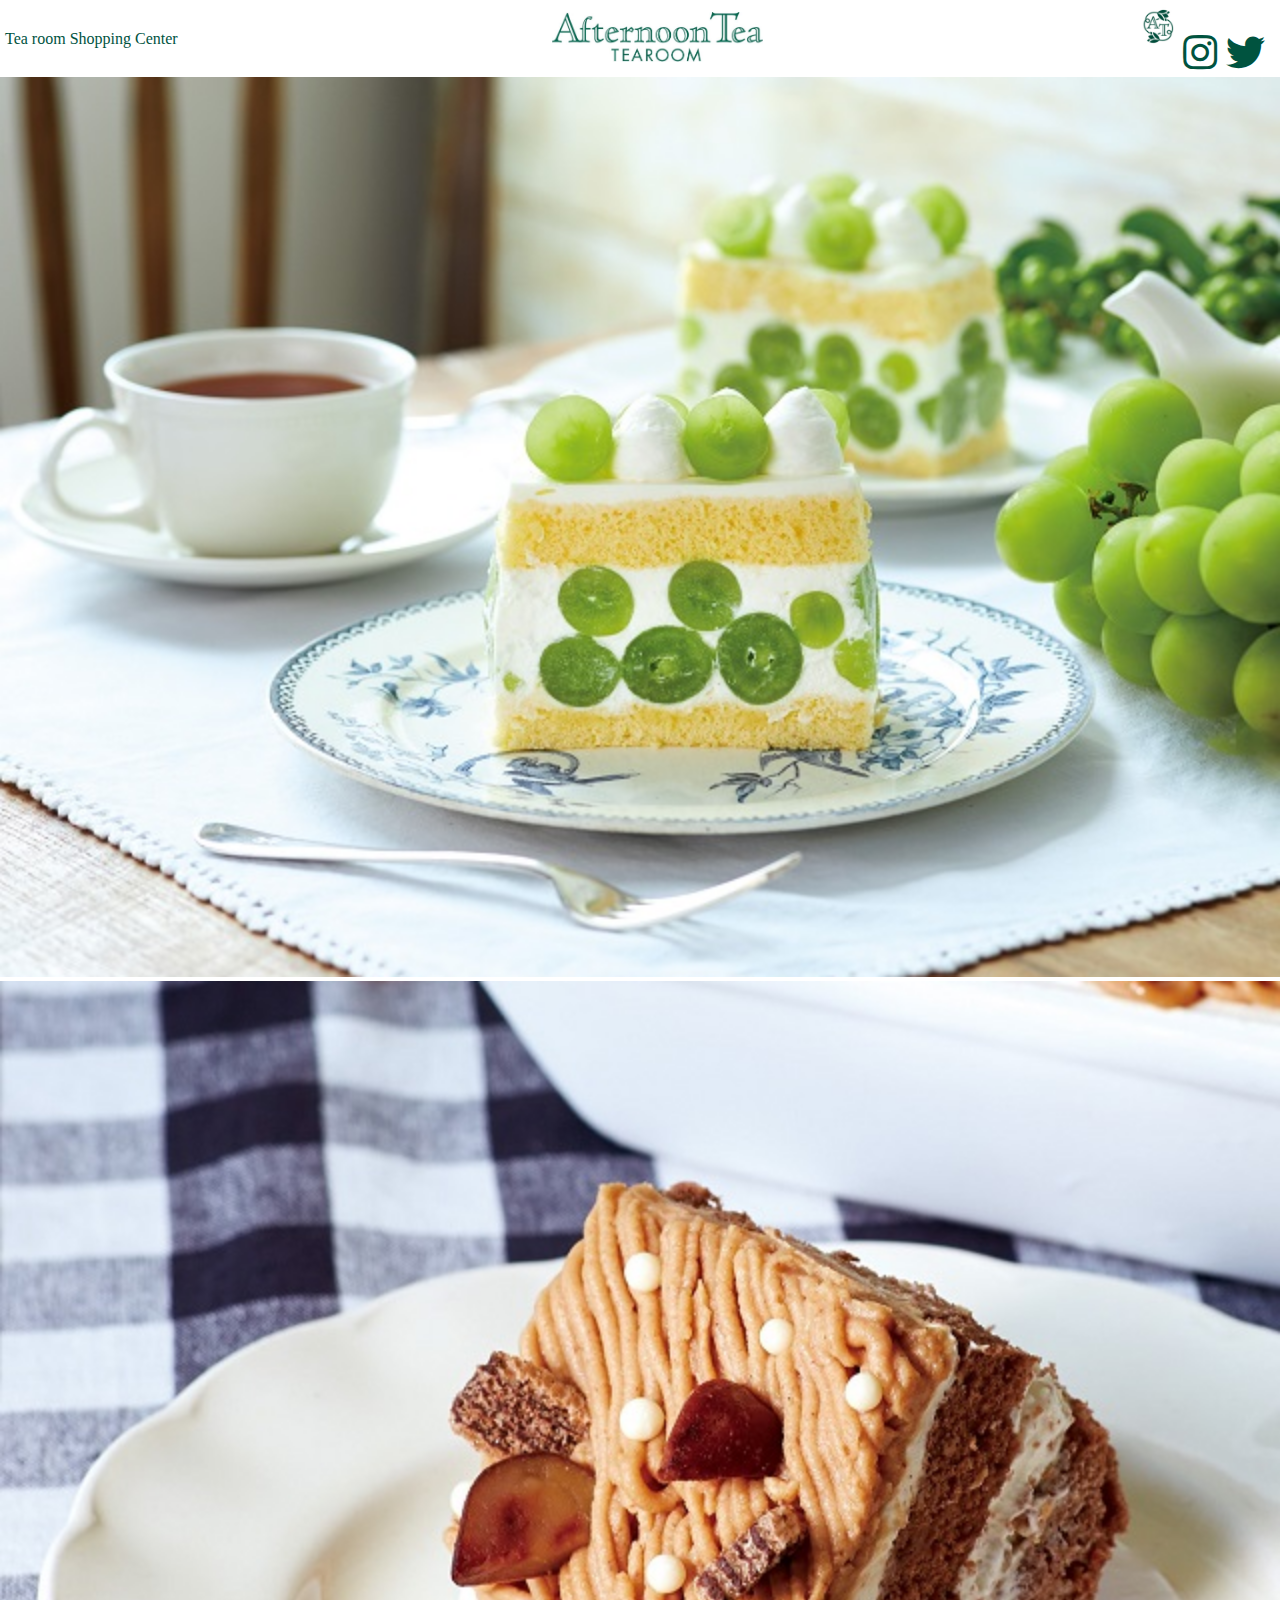
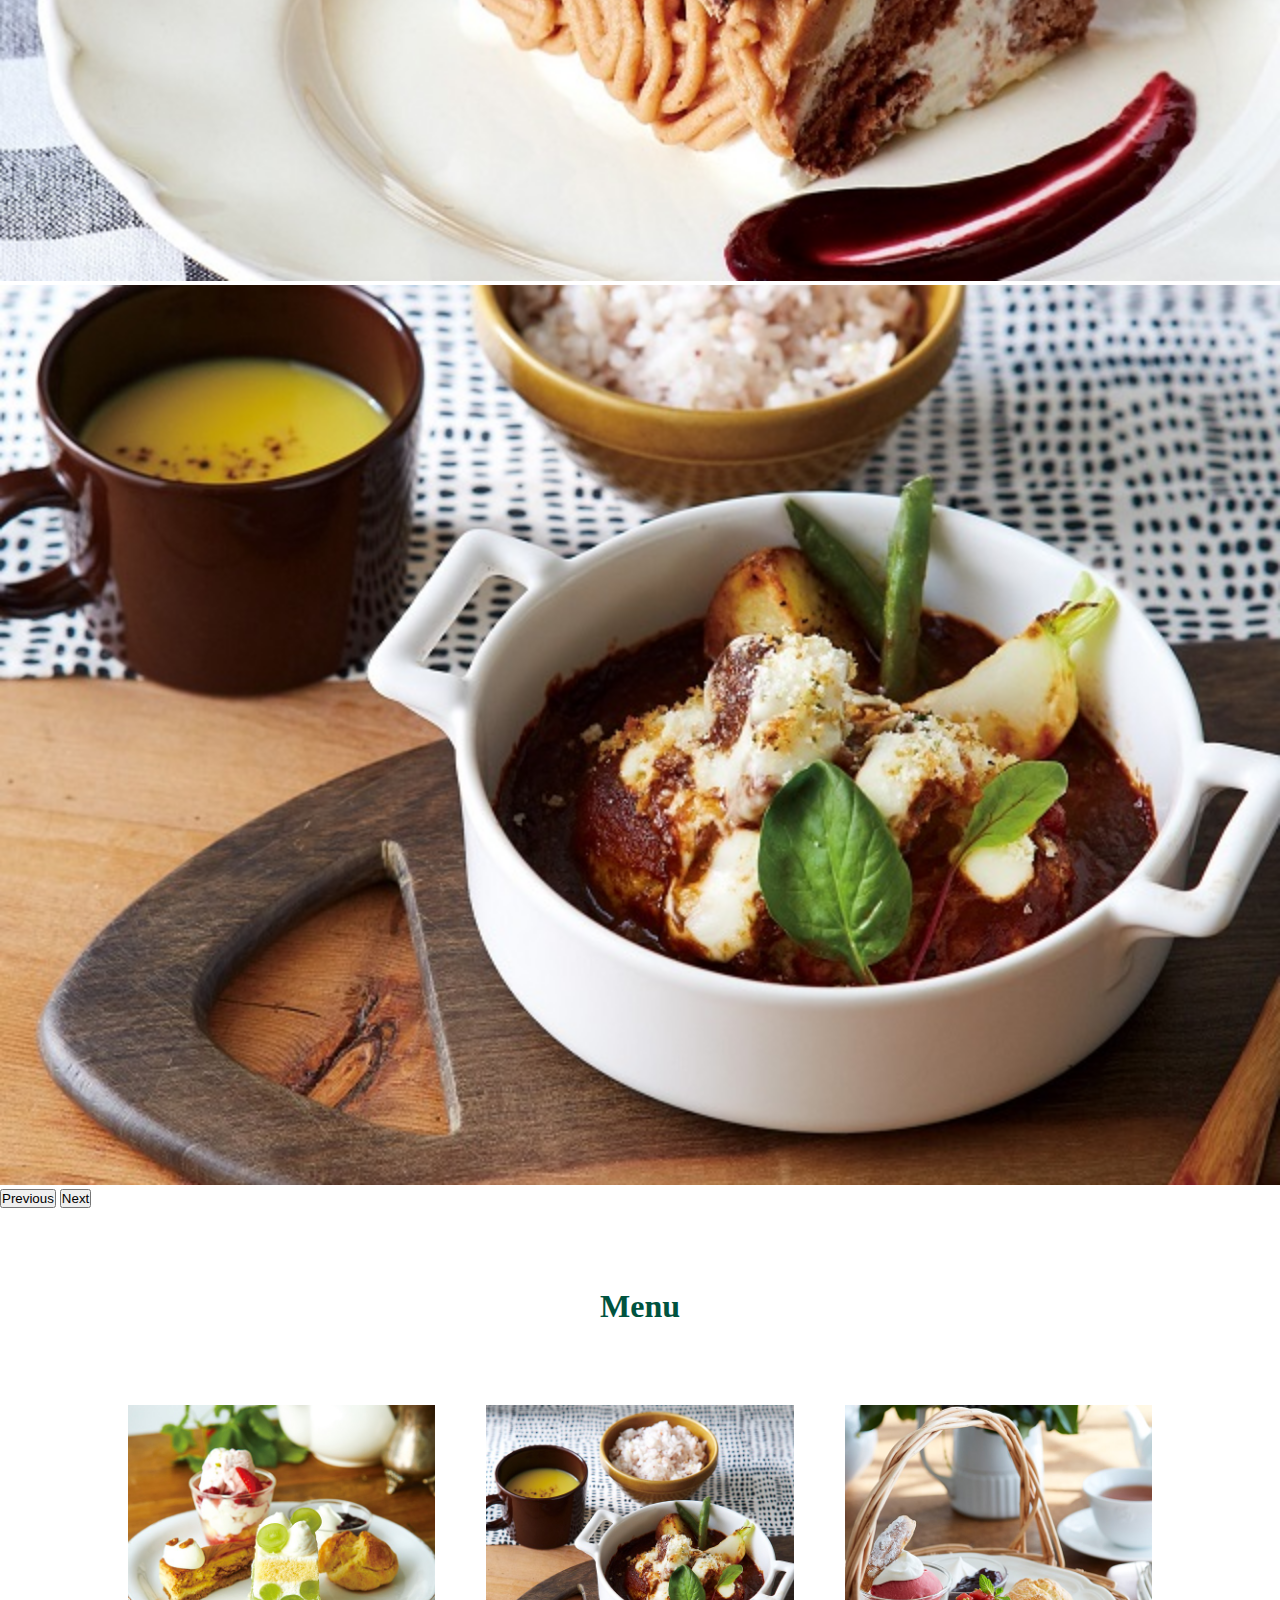
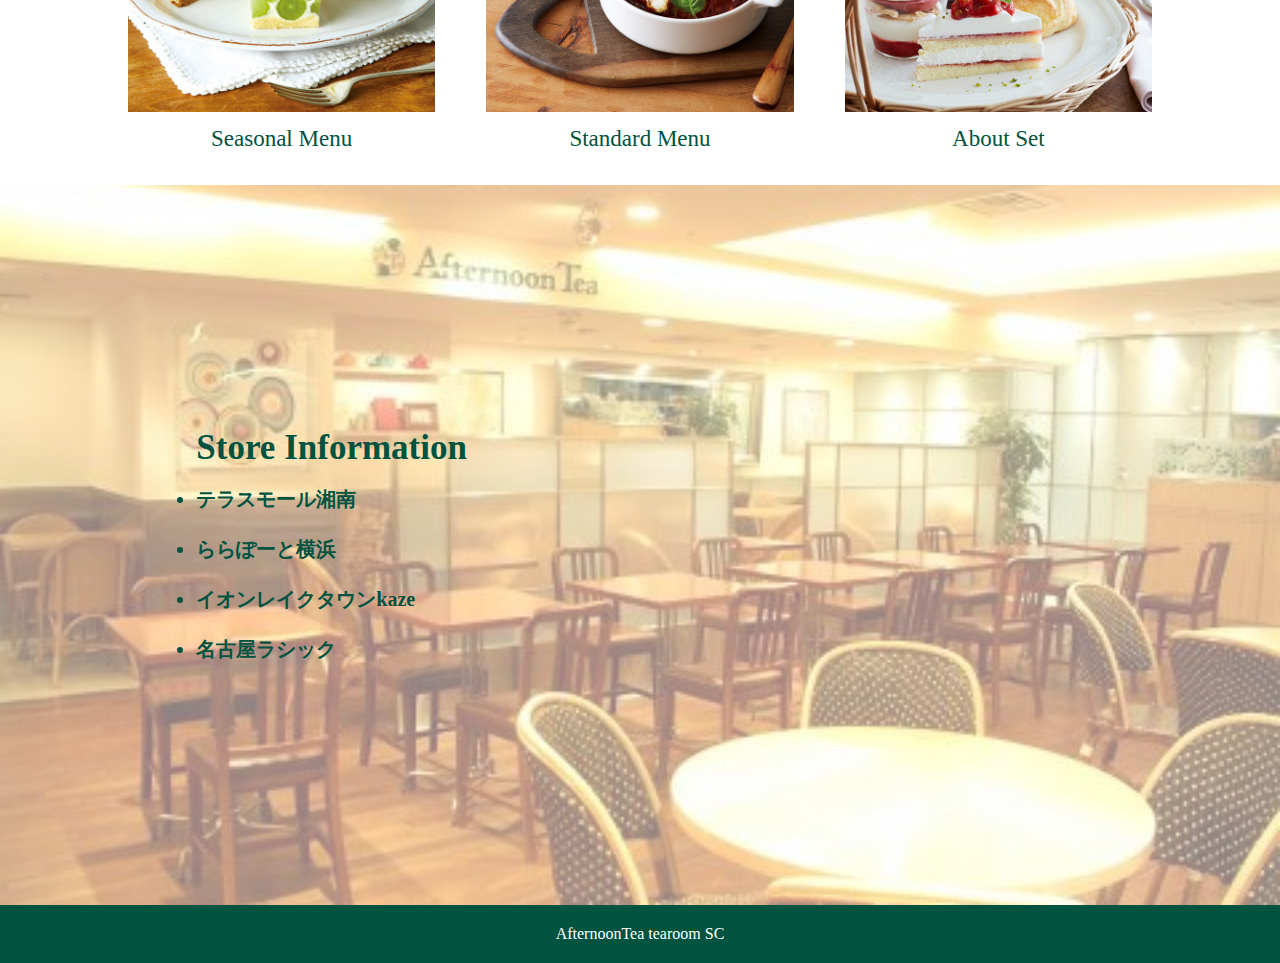
<file: index.html>
<!DOCTYPE html>
<html lang="en">
<head>
    <meta charset="UTF-8">
    <meta name="viewport" content="width=device-width, initial-scale=1.0">
    <title>Afternoon Tea Tearoom SC</title>
    <link rel="stylesheet" href="./asssets/style.css">
    <link href="https://cdn.jsdelivr.net/npm/bootstrap@5.3.0/dist/css/bootstrap.min.css" rel="stylesheet" integrity="sha384-9ndCyUaIbzAi2FUVXJi0CjmCapSmO7SnpJef0486qhLnuZ2cdeRhO02iuK6FUUVM" crossorigin="anonymous">
    <link href="https://use.fontawesome.com/releases/v5.6.1/css/all.css" rel="stylesheet">
    <link rel="icon" href="./asssets/img/favicon.ico" id="favicon">
    <link rel="apple-touch-icon" sizes="180x180" href="./asssets/img/apple-touch-icon-120x120.png">
</head>
<body>

    <script src="https://cdn.jsdelivr.net/npm/bootstrap@5.3.0/dist/js/bootstrap.bundle.min.js" integrity="sha384-geWF76RCwLtnZ8qwWowPQNguL3RmwHVBC9FhGdlKrxdiJJigb/j/68SIy3Te4Bkz" crossorigin="anonymous"></script>
    <header>
        <div class="header-left">
           <div class="menubar">
            

           </div>
           <span>Tea room Shopping Center</span>

        </div>
        <div class="header-center">
          <img src="./asssets/img/logo.jpeg" alt="">
        </div>
        <div class="header-right">
          <a href="https://www.afternoon-tea.net/"><img src="./asssets/img/AT logo.jpeg"  class="AT-logo"></a>
          <a href="https://www.instagram.com/afternoontea_official/" class="Instagram"><i class="fab fa-instagram fa-3x"></i></a>
          <a href="https://twitter.com/AfternoonTea_LT" class="Twitter"><i class="fab fa-twitter fa-3x"></i></a>
        </div>
    </header>
      
    <div id="carouselExample" class="carousel slide">
        <div class="carousel-inner">
          <div class="carousel-item active">
            <img src="./asssets/img/アフター限定　秋.jpeg" class="d-block w-100" alt="...">
          </div>
          <div class="carousel-item">
            <img src="./asssets/img/maronn.jpeg" class="d-block w-100" alt="...">
          </div>
          <div class="carousel-item">
            <img src="./asssets/img/food.jpeg" class="d-block w-100" alt="...">
          </div>
        </div>
        <button class="carousel-control-prev" type="button" data-bs-target="#carouselExample" data-bs-slide="prev">
          <span class="carousel-control-prev-icon" aria-hidden="true"></span>
          <span class="visually-hidden">Previous</span>
        </button>
        <button class="carousel-control-next" type="button" data-bs-target="#carouselExample" data-bs-slide="next">
          <span class="carousel-control-next-icon" aria-hidden="true"></span>
          <span class="visually-hidden">Next</span>
        </button>
    </div>
        <section class="recs-wrap">
            <h1 class="title">Menu</h1>
            <div class="recs">
                <div class="rec">
                   <a href="./menu.html#seasonal"><img class="rec-img" src="./asssets/img/seasonal.jpeg" alt="" ></a>
                   <div class="rec-bottom">
                   <a href="./menu.html#seasonal"><p>Seasonal Menu</p></a>
                   </div>
                  
                </div>
                <div class="rec">
                    <a href="./menu.html#standard"><img class="rec-img" src="./asssets/img/food.jpeg" alt=""></a>
                    <div class="rec-bottom">
                     <a href="./menu.html#standard"><p>Standard Menu</p></a>
                    </div>
                </div>
                <div class="rec">
                   <a href="./menu.html#set"><img class="rec-img" src="./asssets/img/セット.jpeg" alt=""></a>
                   <div class="rec-bottom">
                     <a href="./menu.html#set"><p>About Set</p></a>
                   </div>
                </div>
            </div>    
        </section>
      <main class="main">
        <div class="store">
          <div class="店舗情報">
            <div class="inf">
               <h3>Store Information</h3><br>
               
                <ul>
                   <li>テラスモール湘南</li><br>
                   <li>ららぽーと横浜</li><br>
                   <li>イオンレイクタウンkaze</li><br>
                   <li>名古屋ラシック</li>
                </ul>
            </div>
   
            <div class="inf2">
               <div class="video">
                 <iframe width="480" height="270" src="https://www.youtube.com/embed/ZTtqKowAqvU?si=CA6a-zq1x6gCIS9f" title="YouTube video player" frameborder="0" allow="accelerometer; autoplay; clipboard-write; encrypted-media; gyroscope; picture-in-picture; web-share" allowfullscreen></iframe>
               </div>
             </div>
           </div>
        </div>
        
      </main>
  
      <footer>
        <p>AfternoonTea tearoom SC</p>
      </footer>
    
</body>
</html>
</file>
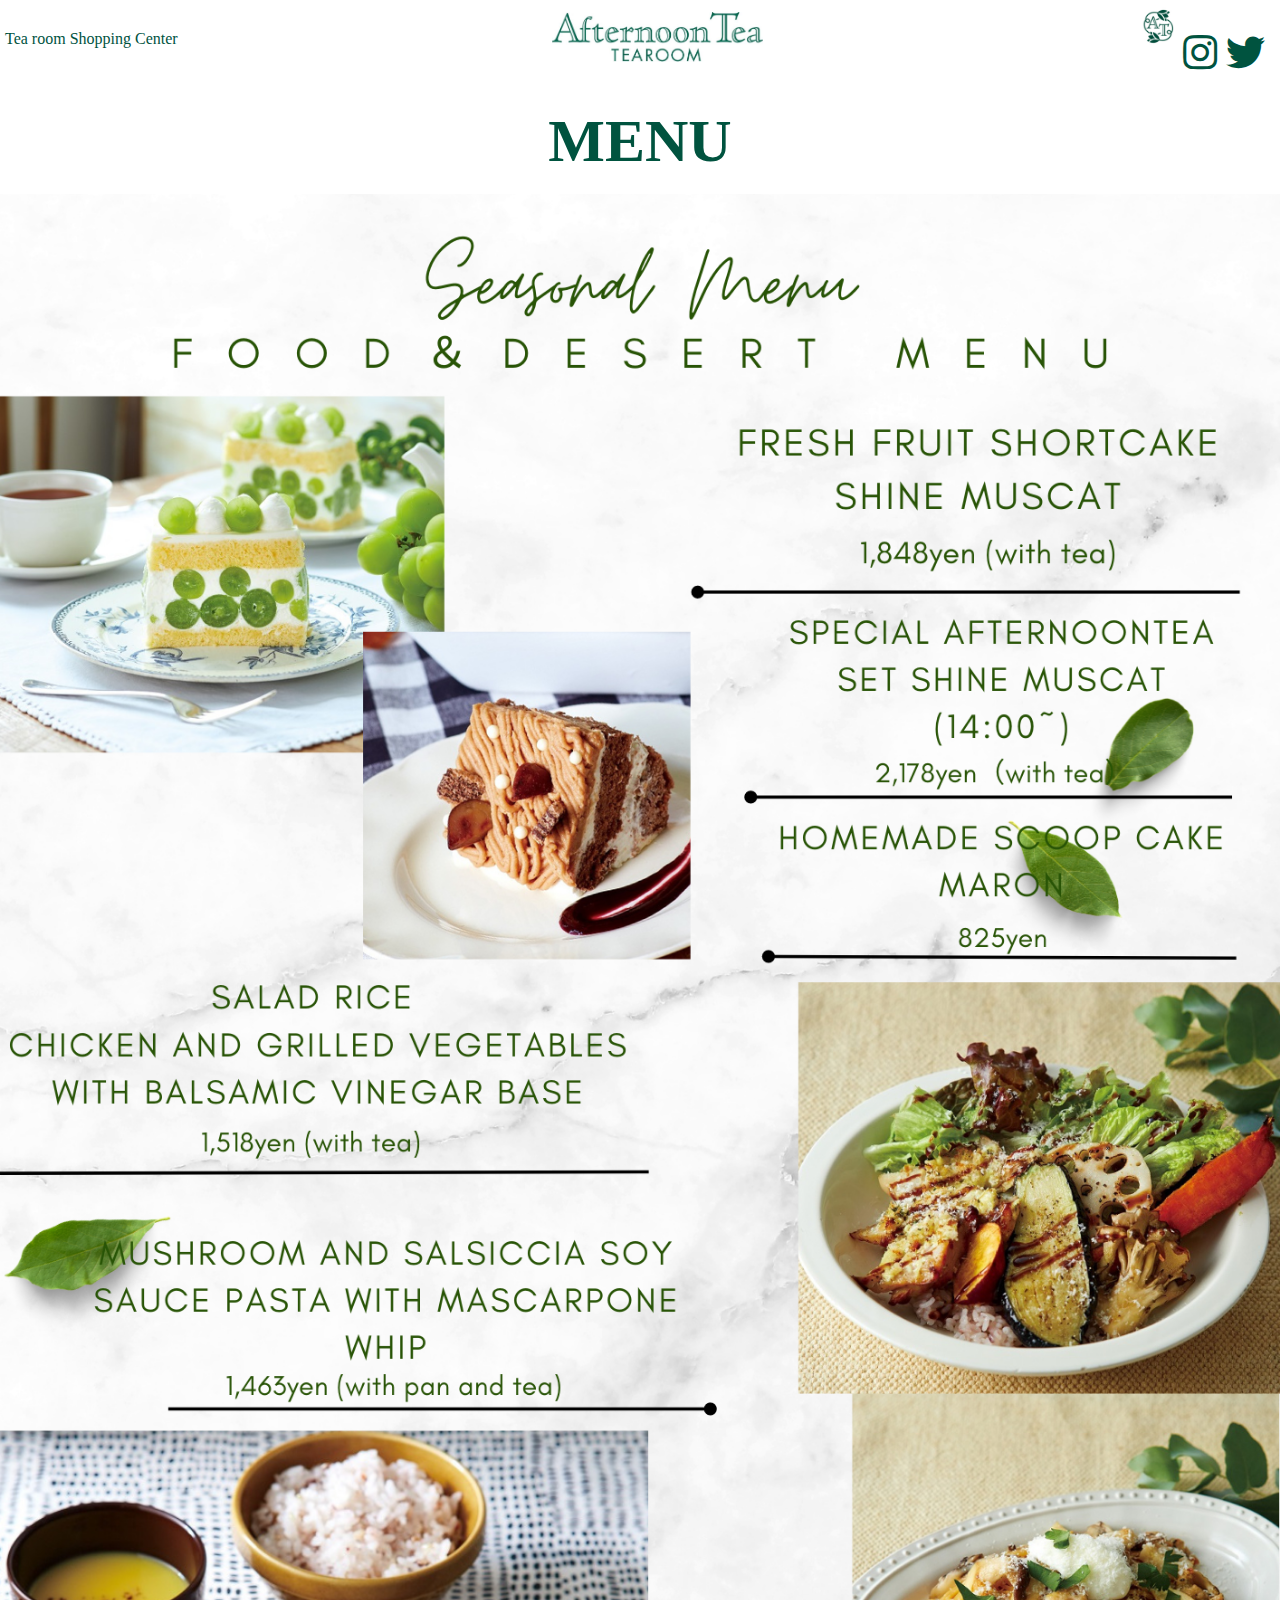
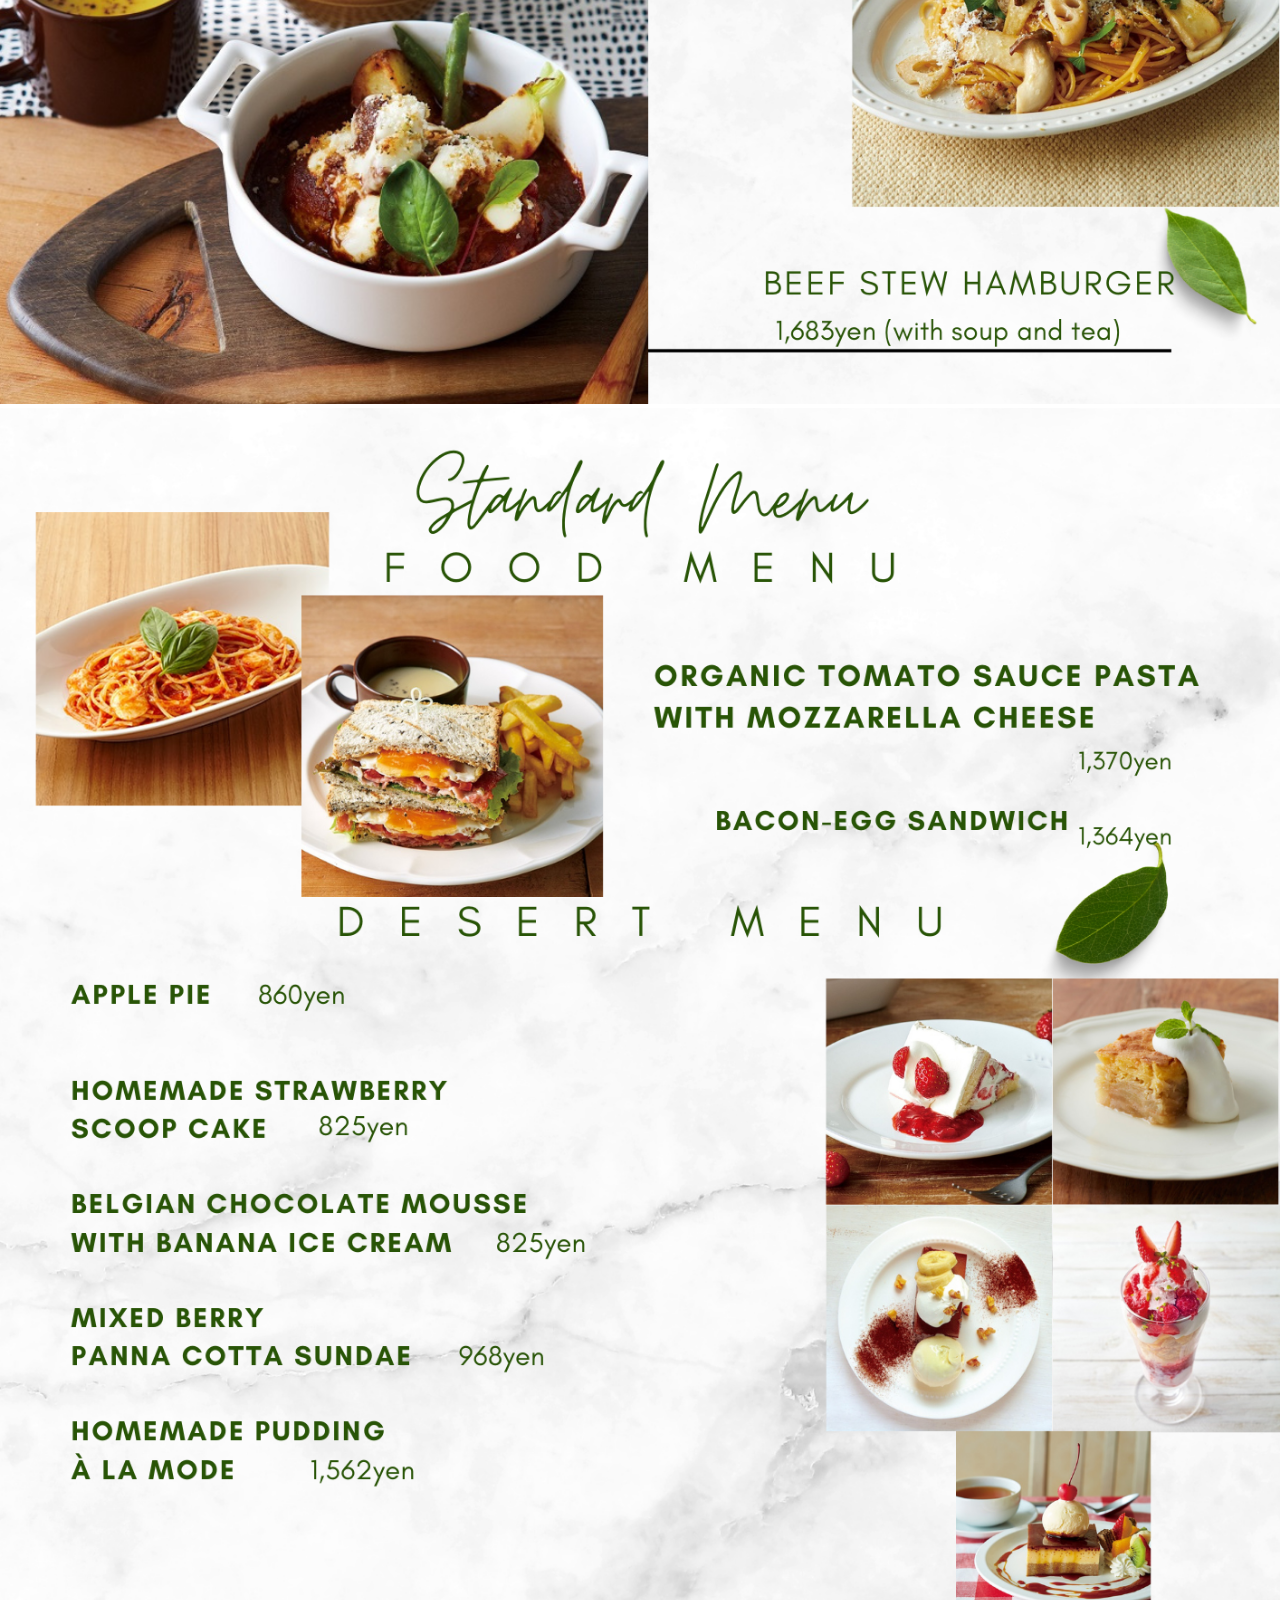
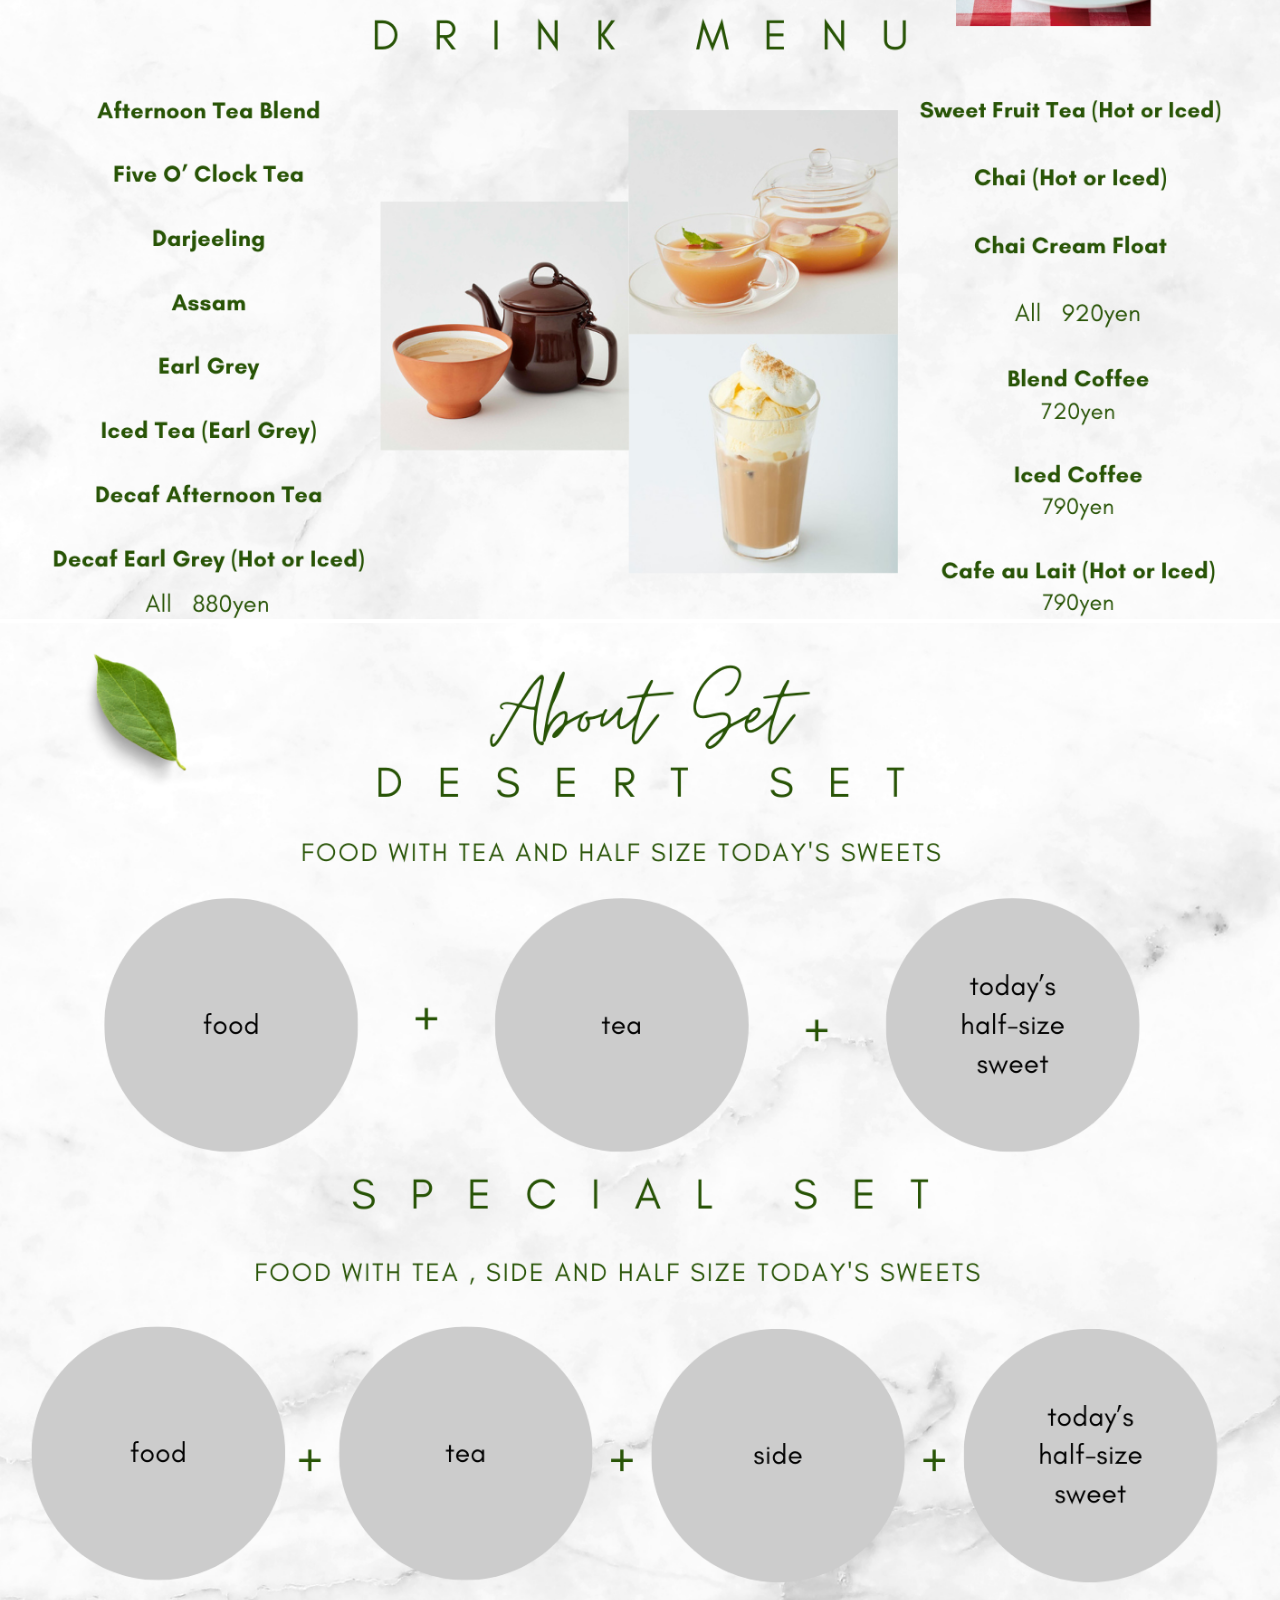
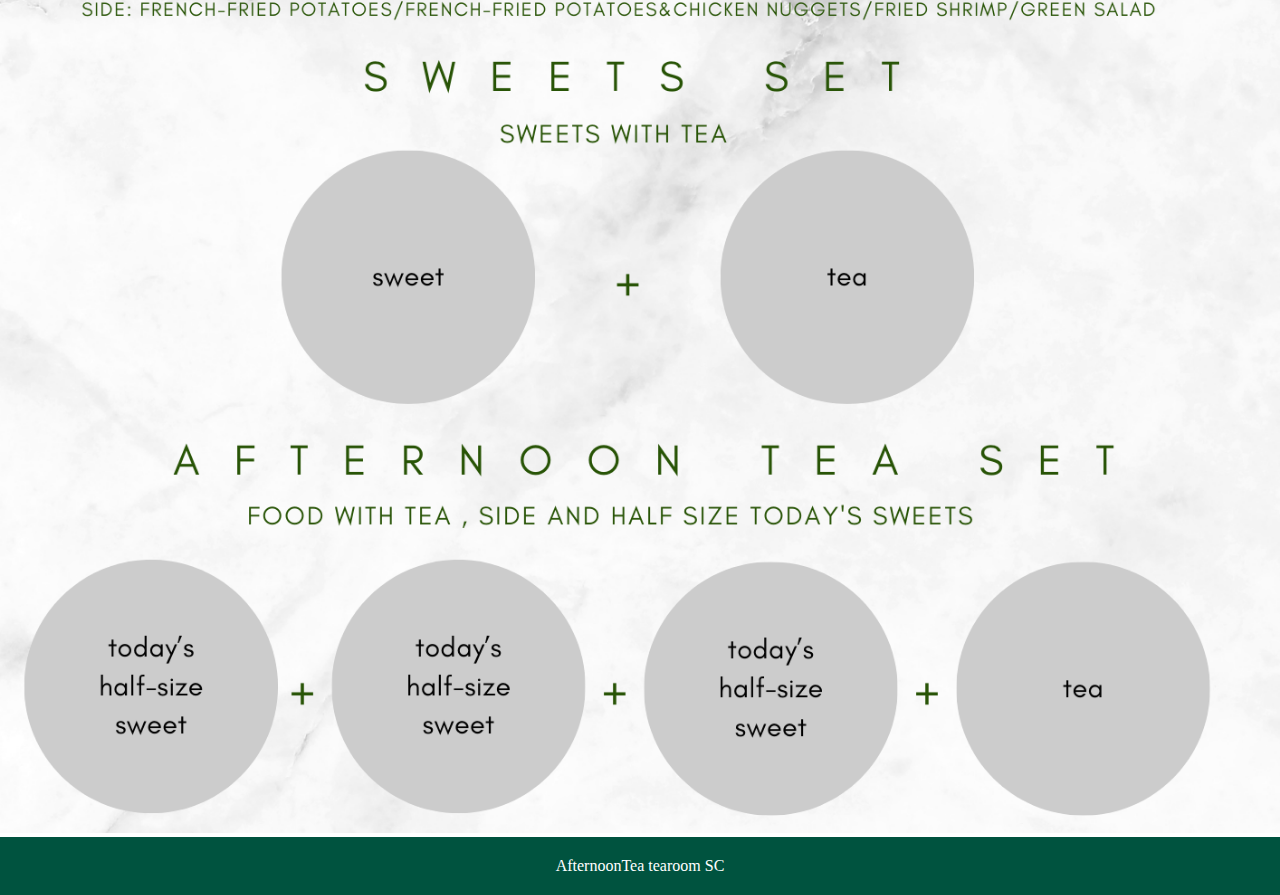
<file: menu.html>
<!DOCTYPE html>
<html lang="en">
<head>
    <meta charset="UTF-8">
    <meta name="viewport" content="width=device-width, initial-scale=1.0">
    <title>Afternoon Tea Tearoom SC Menu</title>
    <link rel="stylesheet" href="./asssets/style.css">
    <link href="https://cdn.jsdelivr.net/npm/bootstrap@5.3.0/dist/css/bootstrap.min.css" rel="stylesheet" integrity="sha384-9ndCyUaIbzAi2FUVXJi0CjmCapSmO7SnpJef0486qhLnuZ2cdeRhO02iuK6FUUVM" crossorigin="anonymous">
    <link rel="icon" href="./asssets/img/favicon.ico" id="favicon">
    <link rel="apple-touch-icon" sizes="180x180" href="./asssets/img/apple-touch-icon-120x120.png">
    <link href="https://use.fontawesome.com/releases/v5.6.1/css/all.css" rel="stylesheet">
</head>
<body>
 
   <header>
    <div class="header-left">
        <div class="menubar">
         

        </div>
        <span>Tea room Shopping Center</span>

     </div>
     <div class="header-center">
       <img src="./asssets/img/logo.jpeg" alt="">
     </div>
     <div class="header-right">
       <a href="https://www.afternoon-tea.net/"><img src="./asssets/img/AT logo.jpeg"  class="AT-logo"></a>
       <!-- logoのボタン作りたい -->
       <a href="https://www.instagram.com/afternoontea_official/" class="Instagram"><i class="fab fa-instagram fa-3x"></i></a>
       <a href="https://twitter.com/AfternoonTea_LT" class="Twitter"><i class="fab fa-twitter fa-3x"></i></a>
     </div>
   </header> 
<section>
   <main class="menupage">
    <h1 class="top">MENU</h1><br>
    <div id="seasonal">
        <img src="./asssets/img/white green simple food menu restaurant cafe .png" alt="">
    </div>
    <div id="standard">
        <img src="./asssets/img/white green simple food menu restaurant cafe2 .png" alt="">
    </div>
    <div id="set">
        <img src="./asssets/img/white green simple food menu restaurant cafe3.png" alt="">
    </div>
   </main>
</section>
   <footer>
    <p>AfternoonTea tearoom SC</p>
   </footer>
   <script src="https://cdn.jsdelivr.net/npm/bootstrap@5.3.0/dist/js/bootstrap.bundle.min.js" integrity="sha384-geWF76RCwLtnZ8qwWowPQNguL3RmwHVBC9FhGdlKrxdiJJigb/j/68SIy3Te4Bkz" crossorigin="anonymous"></script> 
</body>
</html>
</file>
<file: asssets/style.css>
*{
    padding: 0;
    margin: 0;
}
header {
    display: flex;
    justify-content: space-between;
    flex-direction: row;
    align-items: center;
    padding: 5px;
}


    


.header-left{
    font-family:'Sacramento', cursive;
    color: #00533f;
    display: flex;
    justify-content: left;
    
}

@media screen and (max-width:780px){
    span{
        /* text-align: center;
        margin-left: 0%; */
        display: none;
    }
    .header-left{
        text-align: center;
        margin-left: 0%;
        display: none;

    }
}

.header-center > img {
    height: 50px;
}

.header-right{
    align-items: center;
    padding-right: 10px;
}


.header-right > a {
    text-decoration: none;
    color: #00533f;
    font-size: small;
}

@media screen  and (max-width:780px){
    .header-right {
        justify-content: center;
        align-items: center;
    }
    
}

.header-right{
    justify-content: space-between ;
}

.AT-logo{
    height: 42px;
    margin-bottom: 20px;
    padding-right: -15px;
}
.Instagram{
    padding-right: 5px;
}
.carousel-item img{
    height: 100vh;
    width: 100%;
    background-position: center;
    background-repeat: no-repeat;
    background-size: cover;
    object-fit: cover;
    /* 写真のサイズ */
}


.recs{
    display: flex;
    justify-content: space-between;
    align-items: center;
    flex-direction: row;
    width: 80%;
    margin: 0 auto;
}

@media screen and (max-width:780px) {
    .recs{
        flex-direction: column;
        width: 90%;
    }
    
}

.title{
    text-align: center;
    margin: 80px 0;
    color: #00533f;
}

.rec{
    width: 30%;
    height: 380px;
    text-align: left;
}

@media screen and (max-width:780px) {
    .rec{
        width: 100%;
        height: auto;
    }
    
}


.rec > a > img {
    width: 100%;
}

.rec-bottom{
    font-size: 23px;
    text-align: center;
    margin-top: 10px;
}
.rec a {
    text-decoration: none;
    color: #00533f;
    font-family: 'Sacramento', cursive;
}

h1{
    color: #00533f;
    font-family: 'Sacramento', cursive;
}   
.main{
    background-image: url("./img/店内.jpeg");
    height: 80vh;
    width: 100%;
    background-position: center;
    background-repeat: no-repeat;
    background-size: cover;
    color: #00533f;
}

@media screen and (max-width:780px){
    .main{
        height: 110vh;
    }
}
.store{
    width: 100%;
    height: 100%;
    background: rgba(255,255,255,0.5);
}

.店舗情報{
    height: 100%;
    width: 80%;
    display: flex;
    justify-content: space-around;
    align-items: center;
    margin: 0 auto;
}



@media screen and (max-width:780px) {
    .店舗情報{
        flex-direction: column;
        text-align: center;
        margin: auto;
        justify-content: center;
        align-items: center;
    }
}

.inf {
    /* border: 1px black solid;
    background-color: white;
    padding: 30px;
    border-radius: 30px; */
    font-weight: bolder;
}

.inf > h3{
    text-align:left;
    /* padding-top: 100px;  */
    /* padding-left: 300px; */
    font-size: 35px;
    font-family:'Sacramento', cursive;
}

.inf > ul{
    /* padding-left: 330px; */
    /* padding-top: 50px; */
    /* 間開けたい */
    font-size: 20px;
}

.inf2 h3{
    font-size: 40px;
}
  
footer{
    background-color:#00533f;
    text-align: center;
}

footer p {
    color: white;
    padding: 20px 0;
    margin: 0;
}

.top{
    color: #00533f;
    font-family: 'Sacramento', cursive;
    text-align: center;
    padding-top: 30px;
    font-size: 60px;
}

#seasonal img {
    width: 100%;
    height: 100%;
}
#standard img {
    width: 100%;
    height: 100%;
}
#set img {
    width: 100%;
    height: 100%;
}


/* section{
    height: 100%;
    width: 100%;
} */

@media screen and (max-width:780px){
    section{
       height: auto;
       width: 100%; 
    }
}
</file>
